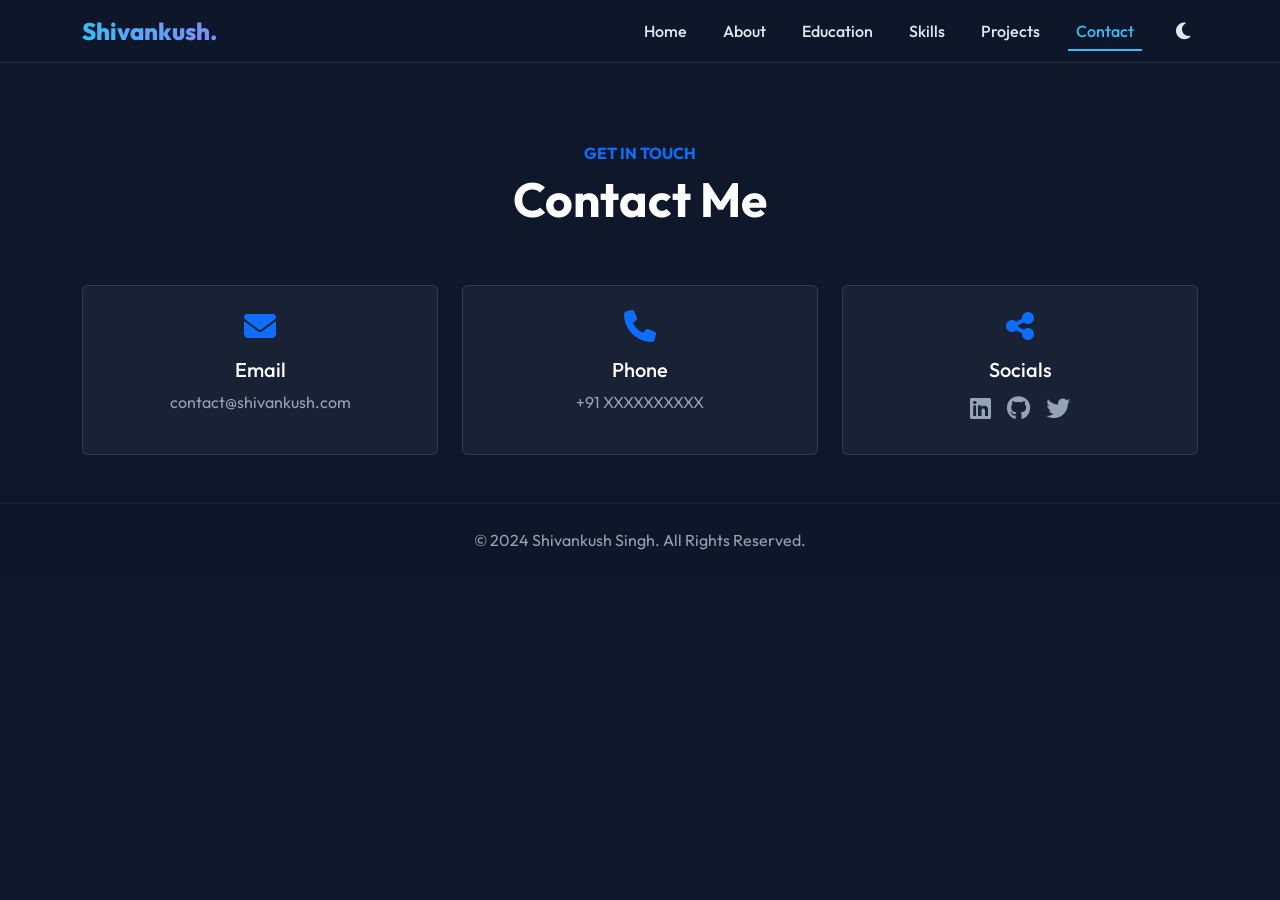
<file: pages/contact.html>
<!DOCTYPE html>
<html lang="en">

<head>
    <meta charset="UTF-8">
    <meta name="viewport" content="width=device-width, initial-scale=1.0">
    <title>Contact | Shivankush Singh</title>
    <link rel="preconnect" href="https://fonts.googleapis.com">
    <link rel="preconnect" href="https://fonts.gstatic.com" crossorigin>
    <link href="https://fonts.googleapis.com/css2?family=Outfit:wght@300;400;500;700;800&display=swap" rel="stylesheet">
    <link href="https://cdn.jsdelivr.net/npm/bootstrap@5.3.2/dist/css/bootstrap.min.css" rel="stylesheet">
    <link rel="stylesheet" href="https://cdnjs.cloudflare.com/ajax/libs/font-awesome/6.4.0/css/all.min.css">
    <link rel="stylesheet" href="../assets/css/main.css">
</head>

<body>
    <nav class="navbar navbar-expand-lg fixed-top">
        <div class="container">
            <a class="navbar-brand" href="../index.html">Shivankush<span
                    style="color: var(--primary-color)">.</span></a>
            <button class="navbar-toggler" type="button" data-bs-toggle="collapse" data-bs-target="#navbarNav">
                <span class="navbar-toggler-icon"></span>
            </button>
            <div class="collapse navbar-collapse justify-content-end" id="navbarNav">
                <ul class="navbar-nav">
                    <li class="nav-item"><a class="nav-link" href="../index.html">Home</a></li>
                    <li class="nav-item"><a class="nav-link" href="about.html">About</a></li>
                    <li class="nav-item"><a class="nav-link" href="education.html">Education</a></li>
                    <li class="nav-item"><a class="nav-link" href="skills.html">Skills</a></li>
                    <li class="nav-item"><a class="nav-link" href="projects.html">Projects</a></li>
                    <li class="nav-item"><a class="nav-link active" href="contact.html">Contact</a></li>
                </ul>
                <button id="theme-toggle" class="theme-toggle ms-3" aria-label="Toggle Theme">
                    <i class="fas fa-moon"></i>
                </button>
            </div>
        </div>
    </nav>

    <section class="container mt-5 pt-5">
        <div class="row pt-5 justify-content-center">
            <div class="col-lg-8 text-center mb-5">
                <h6 class="text-primary text-uppercase letter-spacing-2">Get In Touch</h6>
                <h2 class="display-5 fw-bold text-white">Contact Me</h2>
            </div>
        </div>

        <div class="row justify-content-center g-4">
            <div class="col-md-6 col-lg-4">
                <div class="card p-4 text-center h-100 shadow-hover">
                    <i class="fas fa-envelope fa-2x text-primary mb-3"></i>
                    <h3 class="h5 text-white">Email</h3>
                    <p class="text-white-50"><a href="mailto:contact@shivankush.com"
                            class="text-decoration-none text-white-50">contact@shivankush.com</a></p>
                </div>
            </div>

            <div class="col-md-6 col-lg-4">
                <div class="card p-4 text-center h-100 shadow-hover">
                    <i class="fas fa-phone fa-2x text-primary mb-3"></i>
                    <h3 class="h5 text-white">Phone</h3>
                    <p class="text-white-50"><a href="tel:+91XXXXXXXXXX" class="text-decoration-none text-white-50">+91
                            XXXXXXXXXX</a></p>
                </div>
            </div>

            <div class="col-md-6 col-lg-4">
                <div class="card p-4 text-center h-100 shadow-hover">
                    <i class="fas fa-share-nodes fa-2x text-primary mb-3"></i>
                    <h3 class="h5 text-white">Socials</h3>
                    <div class="d-flex justify-content-center gap-3">
                        <a href="#" class="text-white-50 fs-4 hover-primary"><i class="fab fa-linkedin"></i></a>
                        <a href="#" class="text-white-50 fs-4 hover-primary"><i class="fab fa-github"></i></a>
                        <a href="#" class="text-white-50 fs-4 hover-primary"><i class="fab fa-twitter"></i></a>
                    </div>
                </div>
            </div>
        </div>
    </section>

    <footer class="mt-5 py-4 text-center text-white-50 border-top border-secondary border-opacity-10">
        <div class="container">
            <p class="mb-0">&copy; 2024 Shivankush Singh. All Rights Reserved.</p>
        </div>
    </footer>

    <script src="https://cdn.jsdelivr.net/npm/bootstrap@5.3.2/dist/js/bootstrap.bundle.min.js"></script>
    <script src="../assets/js/main.js"></script>
</body>

</html>
</file>
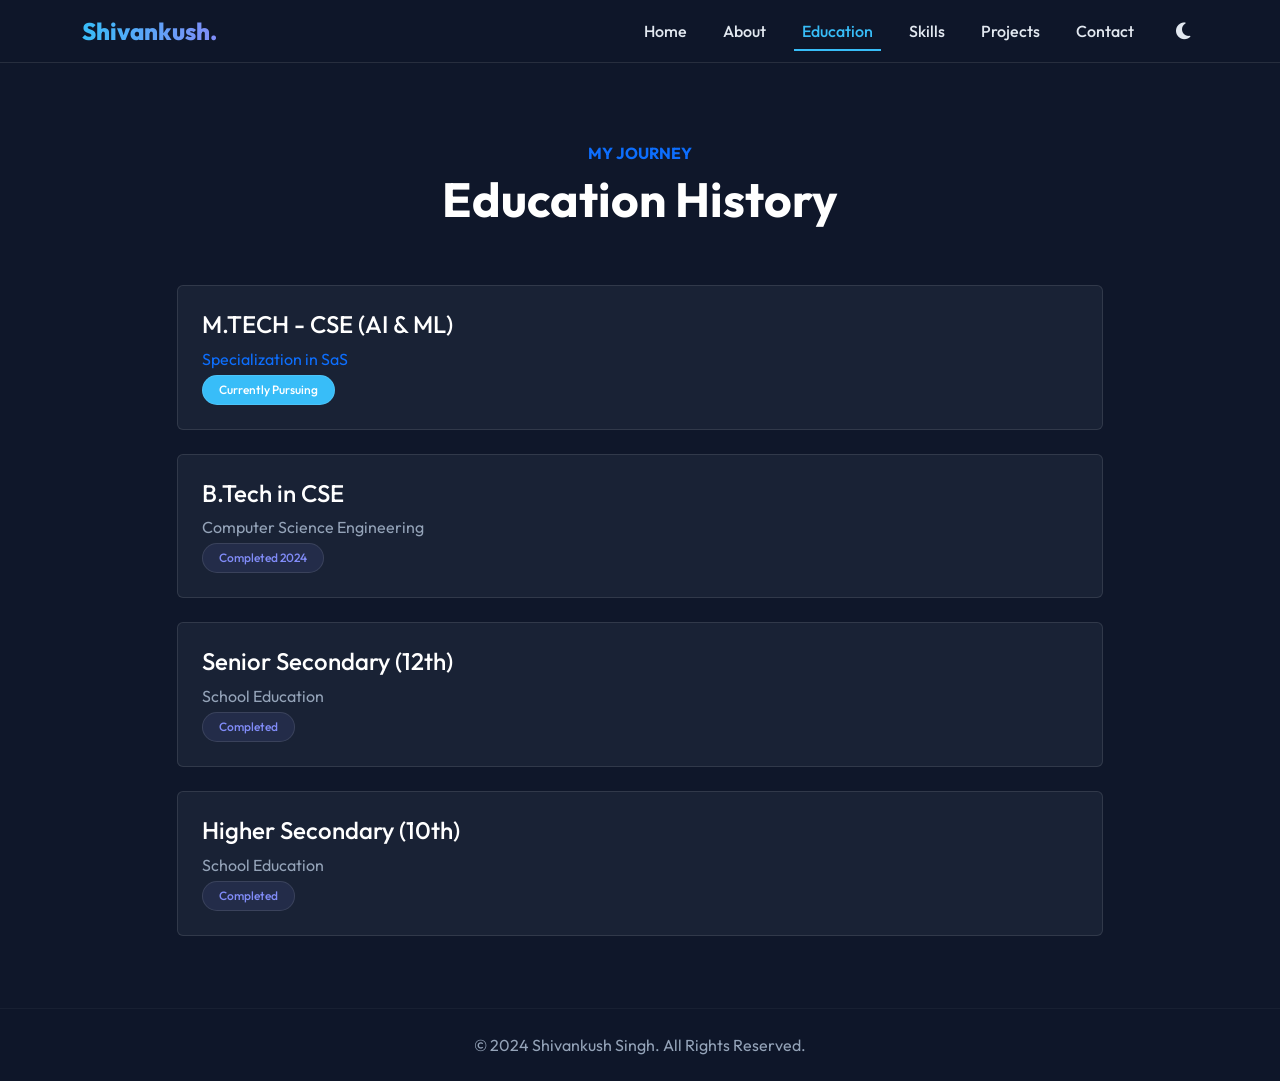
<file: pages/education.html>
<!DOCTYPE html>
<html lang="en">

<head>
    <meta charset="UTF-8">
    <meta name="viewport" content="width=device-width, initial-scale=1.0">
    <title>Education | Shivankush Singh</title>
    <link rel="preconnect" href="https://fonts.googleapis.com">
    <link rel="preconnect" href="https://fonts.gstatic.com" crossorigin>
    <link href="https://fonts.googleapis.com/css2?family=Outfit:wght@300;400;500;700;800&display=swap" rel="stylesheet">
    <link href="https://cdn.jsdelivr.net/npm/bootstrap@5.3.2/dist/css/bootstrap.min.css" rel="stylesheet">
    <link rel="stylesheet" href="https://cdnjs.cloudflare.com/ajax/libs/font-awesome/6.4.0/css/all.min.css">
    <link rel="stylesheet" href="../assets/css/main.css">
</head>

<body>
    <nav class="navbar navbar-expand-lg fixed-top">
        <div class="container">
            <a class="navbar-brand" href="../index.html">Shivankush<span
                    style="color: var(--primary-color)">.</span></a>
            <button class="navbar-toggler" type="button" data-bs-toggle="collapse" data-bs-target="#navbarNav">
                <span class="navbar-toggler-icon"></span>
            </button>
            <div class="collapse navbar-collapse justify-content-end" id="navbarNav">
                <ul class="navbar-nav">
                    <li class="nav-item"><a class="nav-link" href="../index.html">Home</a></li>
                    <li class="nav-item"><a class="nav-link" href="about.html">About</a></li>
                    <li class="nav-item"><a class="nav-link active" href="education.html">Education</a></li>
                    <li class="nav-item"><a class="nav-link" href="skills.html">Skills</a></li>
                    <li class="nav-item"><a class="nav-link" href="projects.html">Projects</a></li>
                    <li class="nav-item"><a class="nav-link" href="contact.html">Contact</a></li>
                </ul>
                <button id="theme-toggle" class="theme-toggle ms-3" aria-label="Toggle Theme">
                    <i class="fas fa-moon"></i>
                </button>
            </div>
        </div>
    </nav>

    <section class="container mt-5 pt-5">
        <div class="row pt-5 justify-content-center">
            <div class="col-lg-8 text-center mb-5">
                <h6 class="text-primary text-uppercase letter-spacing-2">My Journey</h6>
                <h2 class="display-5 fw-bold text-white">Education History</h2>
            </div>
        </div>

        <div class="row justify-content-center">
            <div class="col-lg-10">
                <!-- Education Item 1 -->
                <div class="card mb-4 p-4 hover-lift">
                    <div class="d-flex flex-column flex-md-row justify-content-between align-items-start">
                        <div>
                            <h3 class="h4 text-white mb-2">M.TECH - CSE (AI & ML)</h3>
                            <p class="text-primary mb-1">Specialization in SaS</p>
                            <span
                                class="badge bg-primary bg-opacity-10 text-primary border border-primary border-opacity-25 rounded-pill px-3 py-2">Currently
                                Pursuing</span>
                        </div>
                    </div>
                </div>

                <!-- Education Item 2 -->
                <div class="card mb-4 p-4 hover-lift">
                    <div class="d-flex flex-column flex-md-row justify-content-between align-items-start">
                        <div>
                            <h3 class="h4 text-white mb-2">B.Tech in CSE</h3>
                            <p class="text-white-50 mb-1">Computer Science Engineering</p>
                            <span
                                class="badge bg-secondary bg-opacity-10 text-secondary border border-secondary border-opacity-25 rounded-pill px-3 py-2">Completed
                                2024</span>
                        </div>
                    </div>
                </div>

                <!-- Education Item 3 -->
                <div class="card mb-4 p-4 hover-lift">
                    <div class="d-flex flex-column flex-md-row justify-content-between align-items-start">
                        <div>
                            <h3 class="h4 text-white mb-2">Senior Secondary (12th)</h3>
                            <p class="text-white-50 mb-1">School Education</p>
                            <span
                                class="badge bg-secondary bg-opacity-10 text-secondary border border-secondary border-opacity-25 rounded-pill px-3 py-2">Completed</span>
                        </div>
                    </div>
                </div>

                <!-- Education Item 4 -->
                <div class="card mb-4 p-4 hover-lift">
                    <div class="d-flex flex-column flex-md-row justify-content-between align-items-start">
                        <div>
                            <h3 class="h4 text-white mb-2">Higher Secondary (10th)</h3>
                            <p class="text-white-50 mb-1">School Education</p>
                            <span
                                class="badge bg-secondary bg-opacity-10 text-secondary border border-secondary border-opacity-25 rounded-pill px-3 py-2">Completed</span>
                        </div>
                    </div>
                </div>
            </div>
        </div>
    </section>

    <footer class="mt-5 py-4 text-center text-white-50 border-top border-secondary border-opacity-10">
        <div class="container">
            <p class="mb-0">&copy; 2024 Shivankush Singh. All Rights Reserved.</p>
        </div>
    </footer>

    <script src="https://cdn.jsdelivr.net/npm/bootstrap@5.3.2/dist/js/bootstrap.bundle.min.js"></script>
    <script src="../assets/js/main.js"></script>
</body>

</html>
</file>
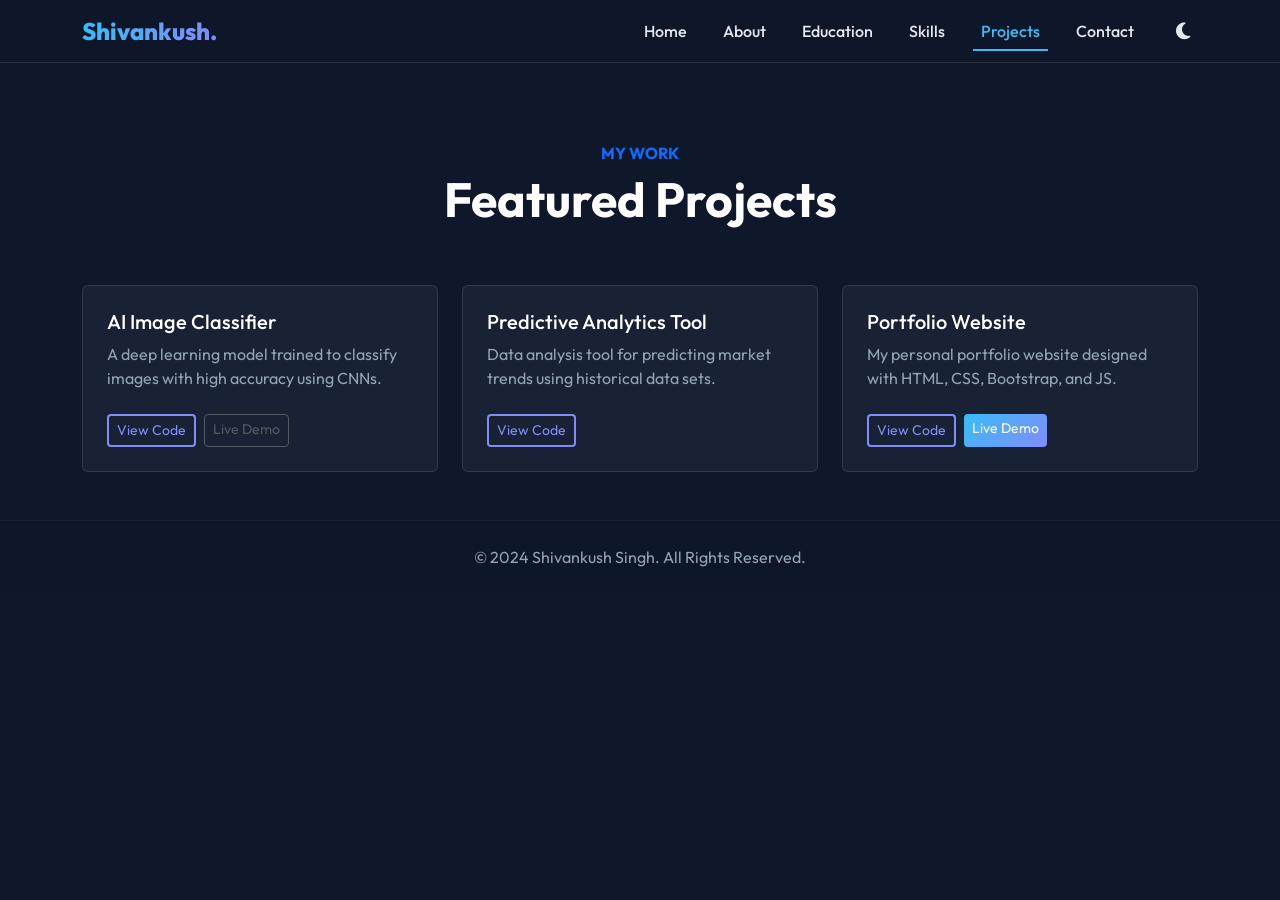
<file: pages/projects.html>
<!DOCTYPE html>
<html lang="en">

<head>
    <meta charset="UTF-8">
    <meta name="viewport" content="width=device-width, initial-scale=1.0">
    <title>Projects | Shivankush Singh</title>
    <link rel="preconnect" href="https://fonts.googleapis.com">
    <link rel="preconnect" href="https://fonts.gstatic.com" crossorigin>
    <link href="https://fonts.googleapis.com/css2?family=Outfit:wght@300;400;500;700;800&display=swap" rel="stylesheet">
    <link href="https://cdn.jsdelivr.net/npm/bootstrap@5.3.2/dist/css/bootstrap.min.css" rel="stylesheet">
    <link rel="stylesheet" href="https://cdnjs.cloudflare.com/ajax/libs/font-awesome/6.4.0/css/all.min.css">
    <link rel="stylesheet" href="../assets/css/main.css">
</head>

<body>
    <nav class="navbar navbar-expand-lg fixed-top">
        <div class="container">
            <a class="navbar-brand" href="../index.html">Shivankush<span
                    style="color: var(--primary-color)">.</span></a>
            <button class="navbar-toggler" type="button" data-bs-toggle="collapse" data-bs-target="#navbarNav">
                <span class="navbar-toggler-icon"></span>
            </button>
            <div class="collapse navbar-collapse justify-content-end" id="navbarNav">
                <ul class="navbar-nav">
                    <li class="nav-item"><a class="nav-link" href="../index.html">Home</a></li>
                    <li class="nav-item"><a class="nav-link" href="about.html">About</a></li>
                    <li class="nav-item"><a class="nav-link" href="education.html">Education</a></li>
                    <li class="nav-item"><a class="nav-link" href="skills.html">Skills</a></li>
                    <li class="nav-item"><a class="nav-link active" href="projects.html">Projects</a></li>
                    <li class="nav-item"><a class="nav-link" href="contact.html">Contact</a></li>
                </ul>
                <button id="theme-toggle" class="theme-toggle ms-3" aria-label="Toggle Theme">
                    <i class="fas fa-moon"></i>
                </button>
            </div>
        </div>
    </nav>

    <section class="container mt-5 pt-5">
        <div class="row pt-5 justify-content-center">
            <div class="col-lg-8 text-center mb-5">
                <h6 class="text-primary text-uppercase letter-spacing-2">My Work</h6>
                <h2 class="display-5 fw-bold text-white">Featured Projects</h2>
            </div>
        </div>

        <div class="row g-4">
            <!-- Project 1 -->
            <div class="col-md-6 col-lg-4">
                <div class="card h-100">
                    <div class="card-body p-4 d-flex flex-column">
                        <h3 class="h5 text-white mb-2">AI Image Classifier</h3>
                        <p class="text-white-50 mb-4 flex-grow-1">A deep learning model trained to classify images with
                            high accuracy using CNNs.</p>
                        <div class="d-flex gap-2">
                            <a href="#" class="btn btn-sm btn-outline-custom">View Code</a>
                            <a href="#" class="btn btn-sm btn-outline-secondary disabled">Live Demo</a>
                        </div>
                    </div>
                </div>
            </div>

            <!-- Project 2 -->
            <div class="col-md-6 col-lg-4">
                <div class="card h-100">
                    <div class="card-body p-4 d-flex flex-column">
                        <h3 class="h5 text-white mb-2">Predictive Analytics Tool</h3>
                        <p class="text-white-50 mb-4 flex-grow-1">Data analysis tool for predicting market trends using
                            historical data sets.</p>
                        <div class="d-flex gap-2">
                            <a href="#" class="btn btn-sm btn-outline-custom">View Code</a>
                        </div>
                    </div>
                </div>
            </div>

            <!-- Project 3 -->
            <div class="col-md-6 col-lg-4">
                <div class="card h-100">
                    <div class="card-body p-4 d-flex flex-column">
                        <h3 class="h5 text-white mb-2">Portfolio Website</h3>
                        <p class="text-white-50 mb-4 flex-grow-1">My personal portfolio website designed with HTML, CSS,
                            Bootstrap, and JS.</p>
                        <div class="d-flex gap-2">
                            <a href="#" class="btn btn-sm btn-outline-custom">View Code</a>
                            <a href="../index.html" class="btn btn-sm btn-primary-custom">Live Demo</a>
                        </div>
                    </div>
                </div>
            </div>
        </div>
    </section>

    <footer class="mt-5 py-4 text-center text-white-50 border-top border-secondary border-opacity-10">
        <div class="container">
            <p class="mb-0">&copy; 2024 Shivankush Singh. All Rights Reserved.</p>
        </div>
    </footer>

    <script src="https://cdn.jsdelivr.net/npm/bootstrap@5.3.2/dist/js/bootstrap.bundle.min.js"></script>
    <script src="../assets/js/main.js"></script>
</body>

</html>
</file>
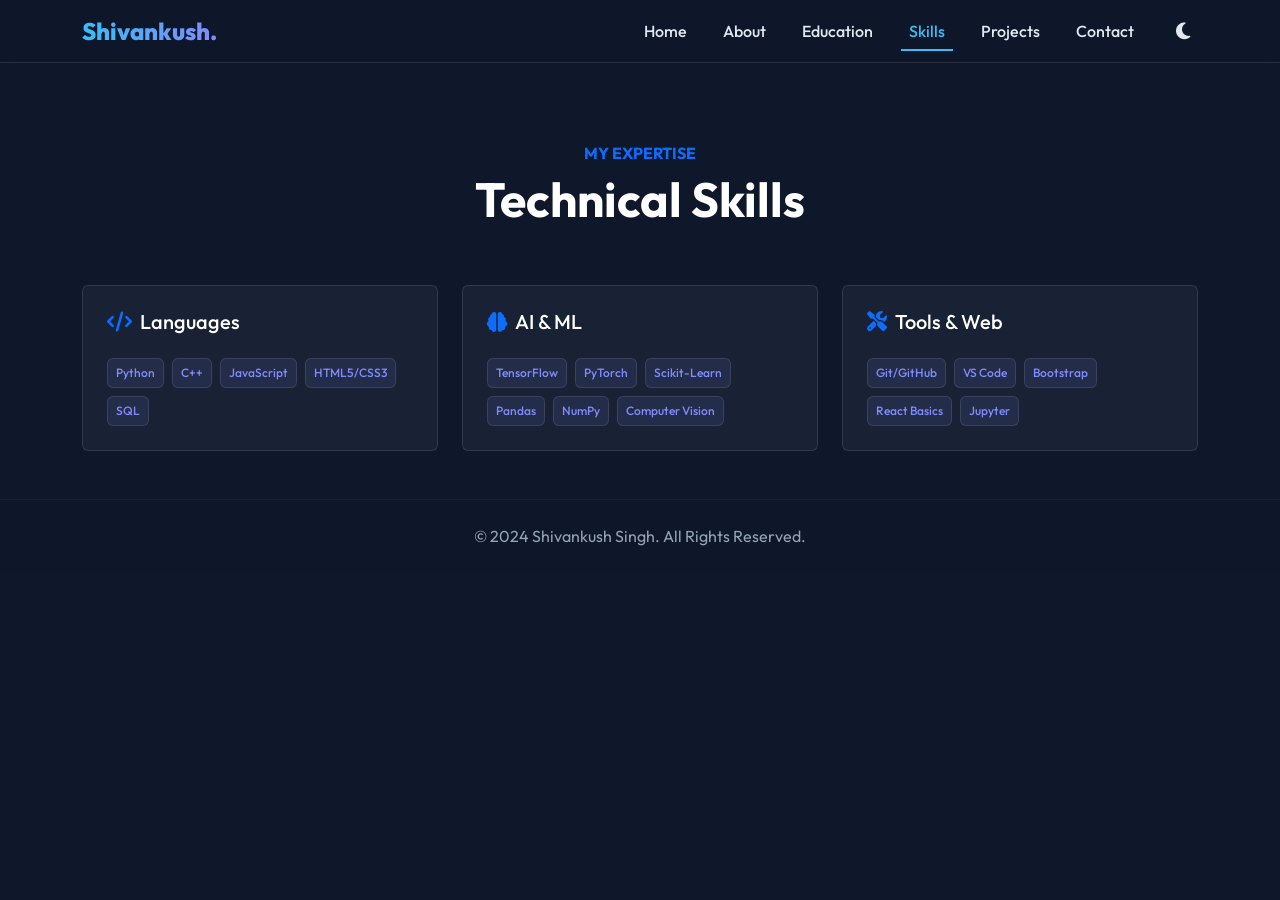
<file: pages/skills.html>
<!DOCTYPE html>
<html lang="en">

<head>
    <meta charset="UTF-8">
    <meta name="viewport" content="width=device-width, initial-scale=1.0">
    <title>Skills | Shivankush Singh</title>
    <link rel="preconnect" href="https://fonts.googleapis.com">
    <link rel="preconnect" href="https://fonts.gstatic.com" crossorigin>
    <link href="https://fonts.googleapis.com/css2?family=Outfit:wght@300;400;500;700;800&display=swap" rel="stylesheet">
    <link href="https://cdn.jsdelivr.net/npm/bootstrap@5.3.2/dist/css/bootstrap.min.css" rel="stylesheet">
    <link rel="stylesheet" href="https://cdnjs.cloudflare.com/ajax/libs/font-awesome/6.4.0/css/all.min.css">
    <link rel="stylesheet" href="../assets/css/main.css">
</head>

<body>
    <nav class="navbar navbar-expand-lg fixed-top">
        <div class="container">
            <a class="navbar-brand" href="../index.html">Shivankush<span
                    style="color: var(--primary-color)">.</span></a>
            <button class="navbar-toggler" type="button" data-bs-toggle="collapse" data-bs-target="#navbarNav">
                <span class="navbar-toggler-icon"></span>
            </button>
            <div class="collapse navbar-collapse justify-content-end" id="navbarNav">
                <ul class="navbar-nav">
                    <li class="nav-item"><a class="nav-link" href="../index.html">Home</a></li>
                    <li class="nav-item"><a class="nav-link" href="about.html">About</a></li>
                    <li class="nav-item"><a class="nav-link" href="education.html">Education</a></li>
                    <li class="nav-item"><a class="nav-link active" href="skills.html">Skills</a></li>
                    <li class="nav-item"><a class="nav-link" href="projects.html">Projects</a></li>
                    <li class="nav-item"><a class="nav-link" href="contact.html">Contact</a></li>
                </ul>
                <button id="theme-toggle" class="theme-toggle ms-3" aria-label="Toggle Theme">
                    <i class="fas fa-moon"></i>
                </button>
            </div>
        </div>
    </nav>

    <section class="container mt-5 pt-5">
        <div class="row pt-5 justify-content-center">
            <div class="col-lg-8 text-center mb-5">
                <h6 class="text-primary text-uppercase letter-spacing-2">My Expertise</h6>
                <h2 class="display-5 fw-bold text-white">Technical Skills</h2>
            </div>
        </div>

        <div class="row g-4">
            <!-- Languages -->
            <div class="col-md-6 col-lg-4">
                <div class="card h-100 p-4">
                    <h3 class="h5 text-white mb-4"><i class="fas fa-code text-primary me-2"></i>Languages</h3>
                    <div class="d-flex flex-wrap gap-2">
                        <span
                            class="badge bg-secondary bg-opacity-10 text-white border border-secondary border-opacity-25 p-2">Python</span>
                        <span
                            class="badge bg-secondary bg-opacity-10 text-white border border-secondary border-opacity-25 p-2">C++</span>
                        <span
                            class="badge bg-secondary bg-opacity-10 text-white border border-secondary border-opacity-25 p-2">JavaScript</span>
                        <span
                            class="badge bg-secondary bg-opacity-10 text-white border border-secondary border-opacity-25 p-2">HTML5/CSS3</span>
                        <span
                            class="badge bg-secondary bg-opacity-10 text-white border border-secondary border-opacity-25 p-2">SQL</span>
                    </div>
                </div>
            </div>

            <!-- AI & ML -->
            <div class="col-md-6 col-lg-4">
                <div class="card h-100 p-4">
                    <h3 class="h5 text-white mb-4"><i class="fas fa-brain text-primary me-2"></i>AI & ML</h3>
                    <div class="d-flex flex-wrap gap-2">
                        <span
                            class="badge bg-secondary bg-opacity-10 text-white border border-secondary border-opacity-25 p-2">TensorFlow</span>
                        <span
                            class="badge bg-secondary bg-opacity-10 text-white border border-secondary border-opacity-25 p-2">PyTorch</span>
                        <span
                            class="badge bg-secondary bg-opacity-10 text-white border border-secondary border-opacity-25 p-2">Scikit-Learn</span>
                        <span
                            class="badge bg-secondary bg-opacity-10 text-white border border-secondary border-opacity-25 p-2">Pandas</span>
                        <span
                            class="badge bg-secondary bg-opacity-10 text-white border border-secondary border-opacity-25 p-2">NumPy</span>
                        <span
                            class="badge bg-secondary bg-opacity-10 text-white border border-secondary border-opacity-25 p-2">Computer
                            Vision</span>
                    </div>
                </div>
            </div>

            <!-- Tools & Others -->
            <div class="col-md-6 col-lg-4">
                <div class="card h-100 p-4">
                    <h3 class="h5 text-white mb-4"><i class="fas fa-tools text-primary me-2"></i>Tools & Web</h3>
                    <div class="d-flex flex-wrap gap-2">
                        <span
                            class="badge bg-secondary bg-opacity-10 text-white border border-secondary border-opacity-25 p-2">Git/GitHub</span>
                        <span
                            class="badge bg-secondary bg-opacity-10 text-white border border-secondary border-opacity-25 p-2">VS
                            Code</span>
                        <span
                            class="badge bg-secondary bg-opacity-10 text-white border border-secondary border-opacity-25 p-2">Bootstrap</span>
                        <span
                            class="badge bg-secondary bg-opacity-10 text-white border border-secondary border-opacity-25 p-2">React
                            Basics</span>
                        <span
                            class="badge bg-secondary bg-opacity-10 text-white border border-secondary border-opacity-25 p-2">Jupyter</span>
                    </div>
                </div>
            </div>
        </div>
    </section>

    <footer class="mt-5 py-4 text-center text-white-50 border-top border-secondary border-opacity-10">
        <div class="container">
            <p class="mb-0">&copy; 2024 Shivankush Singh. All Rights Reserved.</p>
        </div>
    </footer>

    <script src="https://cdn.jsdelivr.net/npm/bootstrap@5.3.2/dist/js/bootstrap.bundle.min.js"></script>
    <script src="../assets/js/main.js"></script>
</body>

</html>
</file>
<file: assets/css/main.css>
/* Global Variables & Reset */
:root {
    /* Dark Theme (Default) */
    --bg-color: #0f172a;
    --text-color: #e2e8f0;
    --primary-color: #38bdf8;
    --secondary-color: #818cf8;
    --accent-color: #f472b6;
    --card-bg: rgba(30, 41, 59, 0.7);
    --nav-bg: rgba(15, 23, 42, 0.85);
    --font-main: 'Outfit', sans-serif;
    --border-color: rgba(255, 255, 255, 0.1);
    --heading-color: #ffffff;
    --subtitle-color: #94a3b8;
    --badge-bg: rgba(129, 140, 248, 0.1);
    --badge-text: #818cf8;
    --toggler-filter: invert(1);
}

[data-theme="light"] {
    --bg-color: #f8fafc;
    --text-color: #334155;
    --primary-color: #0284c7;
    --secondary-color: #4f46e5;
    --accent-color: #db2777;
    --card-bg: #ffffff;
    --nav-bg: rgba(255, 255, 255, 0.9);
    --border-color: rgba(0, 0, 0, 0.1);
    --heading-color: #0f172a;
    --subtitle-color: #475569;
    --badge-bg: rgba(79, 70, 229, 0.1);
    --badge-text: #4f46e5;
    --toggler-filter: invert(0);
}

body {
    background-color: var(--bg-color);
    color: var(--text-color);
    font-family: var(--font-main);
    overflow-x: hidden;
    transition: background-color 0.3s ease, color 0.3s ease;
}

/* Typography Overrides */
h1,
h2,
h3,
h4,
h5,
h6 {
    font-weight: 700;
    color: var(--heading-color);
    transition: color 0.3s ease;
}

/* Navbar */
.navbar {
    background-color: var(--nav-bg);
    backdrop-filter: blur(10px);
    border-bottom: 1px solid var(--border-color);
    transition: background-color 0.3s ease, border-color 0.3s ease;
}

.navbar-brand {
    font-weight: 800;
    font-size: 1.5rem;
    background: linear-gradient(to right, var(--primary-color), var(--secondary-color));
    -webkit-background-clip: text;
    background-clip: text;
    -webkit-text-fill-color: transparent;
}

.navbar-toggler {
    border-color: var(--border-color) !important;
}

.navbar-toggler-icon {
    filter: var(--toggler-filter);
}

.nav-link {
    color: var(--text-color) !important;
    font-weight: 500;
    transition: all 0.3s ease;
    position: relative;
    margin: 0 10px;
}

.nav-link:hover,
.nav-link.active {
    color: var(--primary-color) !important;
}

.nav-link::after {
    content: '';
    position: absolute;
    width: 0;
    height: 2px;
    bottom: 0;
    left: 0;
    background-color: var(--primary-color);
    transition: width 0.3s ease;
}

.nav-link:hover::after,
.nav-link.active::after {
    width: 100%;
}

/* Theme Toggle Button */
.theme-toggle {
    background: transparent;
    border: none;
    color: var(--text-color);
    font-size: 1.2rem;
    cursor: pointer;
    padding: 0.5rem;
    transition: color 0.3s ease, transform 0.3s ease;
}

.theme-toggle:hover {
    color: var(--primary-color);
    transform: rotate(15deg);
}

/* Hero Section */
.hero-section {
    min-height: 100vh;
    display: flex;
    align-items: center;
    position: relative;
    padding-top: 80px;
    /* Offset for fixed navbar */
}

.hero-content h1 {
    font-size: 3.5rem;
    line-height: 1.2;
    margin-bottom: 1rem;
}

.hero-content .highlight {
    color: var(--primary-color);
    position: relative;
    display: inline-block;
}

.hero-subtitle {
    font-size: 1.5rem;
    color: var(--subtitle-color);
    margin-bottom: 2rem;
    transition: color 0.3s ease;
}

.hero-text {
    font-size: 1.1rem;
    color: var(--text-color);
    opacity: 0.9;
}

.btn-custom {
    padding: 12px 30px;
    border-radius: 50px;
    font-weight: 600;
    transition: transform 0.3s ease, box-shadow 0.3s ease;
    text-transform: uppercase;
    letter-spacing: 0.5px;
}

.btn-primary-custom {
    background: linear-gradient(135deg, var(--primary-color), var(--secondary-color));
    border: none;
    color: #fff;
}

.btn-primary-custom:hover {
    transform: translateY(-3px);
    box-shadow: 0 10px 20px rgba(56, 189, 248, 0.3);
    color: #fff;
}

.btn-outline-custom {
    background: transparent;
    border: 2px solid var(--secondary-color);
    color: var(--secondary-color);
}

.btn-outline-custom:hover {
    background: rgba(129, 140, 248, 0.1);
    color: #fff;
    border-color: var(--secondary-color);
    transform: translateY(-3px);
}

/* Adjust card backgrounds for theme */
.card {
    background-color: var(--card-bg) !important;
    border: 1px solid var(--border-color) !important;
    transition: background-color 0.3s ease, border-color 0.3s ease, transform 0.3s ease;
}

/* Adjust text colors globally to respect theme */
.text-white,
.text-white-50,
.card .h3,
.card .h4,
.card .h5,
.display-5 {
    color: var(--heading-color) !important;
}

.text-secondary,
.text-white-50,
.lead {
    color: var(--subtitle-color) !important;
}

/* Badge Theming */
.badge {
    background-color: var(--badge-bg) !important;
    color: var(--badge-text) !important;
    border: 1px solid var(--border-color) !important;
    font-weight: 500;
}

.badge.bg-primary {
    background-color: var(--primary-color) !important;
    color: #fff !important;
}

/* Animations */
@keyframes float {
    0% {
        transform: translateY(0px);
    }

    50% {
        transform: translateY(-20px);
    }

    100% {
        transform: translateY(0px);
    }
}

.hero-image-wrapper {
    animation: float 6s ease-in-out infinite;
    position: relative;
    z-index: 1;
}

.hero-image-blob {
    position: absolute;
    top: 50%;
    left: 50%;
    transform: translate(-50%, -50%);
    width: 120%;
    height: 120%;
    background: radial-gradient(circle, rgba(56, 189, 248, 0.2) 0%, rgba(15, 23, 42, 0) 70%);
    z-index: -1;
    filter: blur(40px);
}

/* Contact Page Helpers */
.shadow-hover {
    transition: transform 0.3s ease, box-shadow 0.3s ease !important;
}

.shadow-hover:hover {
    transform: translateY(-5px);
    box-shadow: 0 10px 30px rgba(0, 0, 0, 0.2) !important;
}

.hover-primary {
    transition: color 0.3s ease;
}

.hover-primary:hover {
    color: var(--primary-color) !important;
}

/* Footer */
footer {
    background-color: var(--nav-bg);
    padding: 2rem 0;
    margin-top: auto;
    border-top: 1px solid var(--border-color);
    text-align: center;
    color: var(--subtitle-color);
    transition: background-color 0.3s ease, border-color 0.3s ease, color 0.3s ease;
}
</file>
